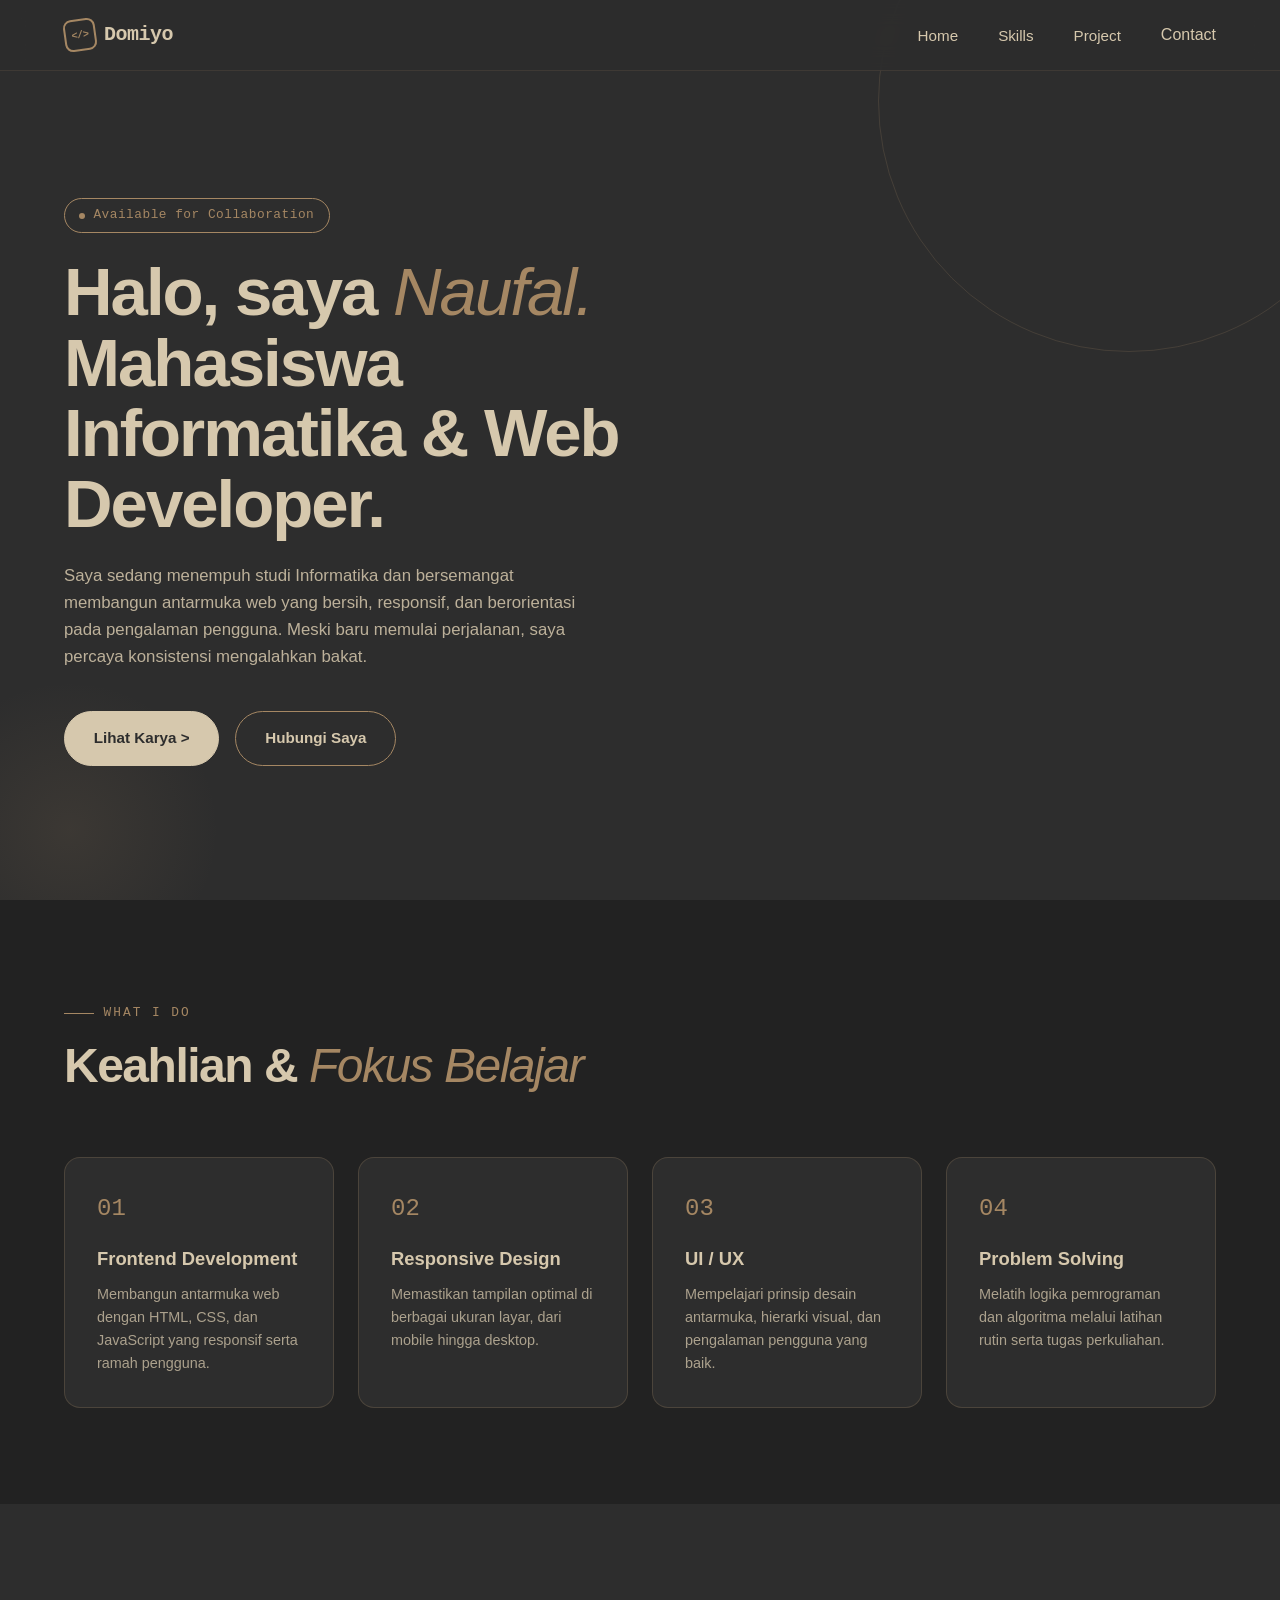
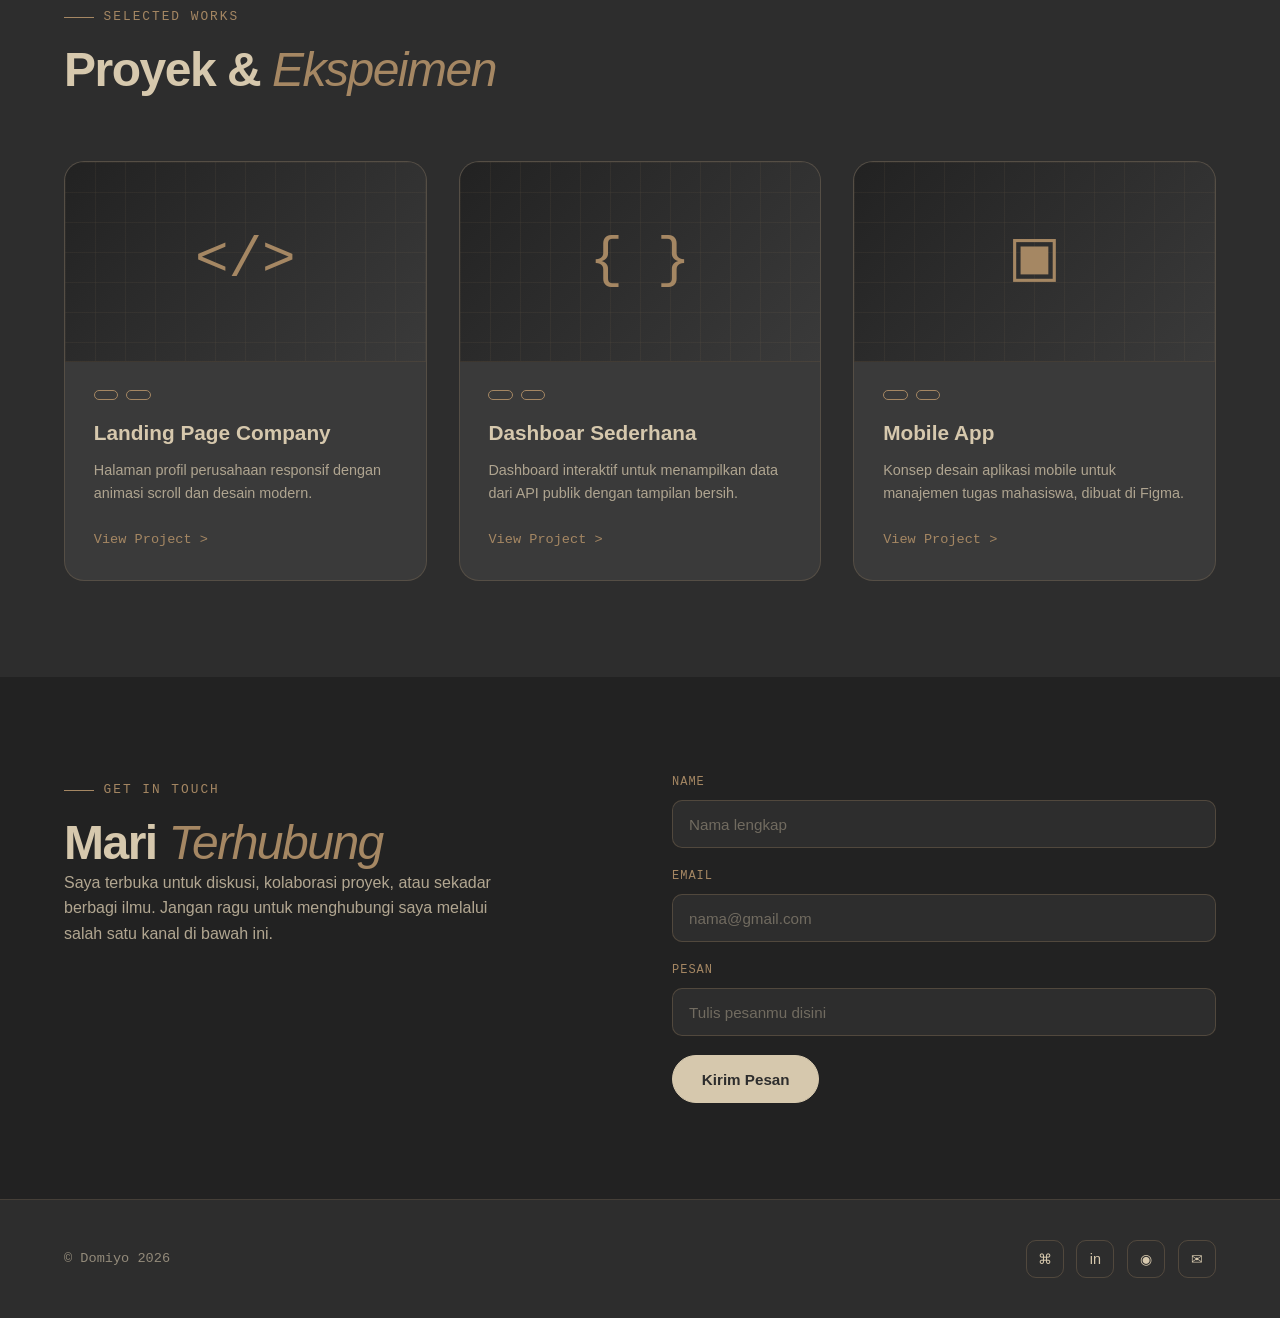
<file: index.html>
<!DOCTYPE html>
<html lang="en">
<head>
    <meta charset="UTF-8">
    <meta name="viewport" content="width=device-width, initial-scale=1.0">
    <link rel="stylesheet" href="style.css">
    <title>Portfolio</title>
</head>
<body>
    <nav>
        <a href="#" class="logo">
            <span class="logo-mark"></span>
            <span>Domiyo</span>
        </a>
        <ul class="nav-links" id="navLinks">
            <li><a href="#home">Home</a></li>
            <li><a href="#skills">Skills</a></li>
            <li><a href="#project">Project</a></li>
            <li><a href="#contact"></a>Contact</li>
        </ul>
        <button class="menu-toggle" id="menu-toggle">☰</button>
    </nav>

    <section class="hero" id="hero">
        <div class="hero-grid">
            <div class="hero-content">
                <div class="hero-tag">
                    <span class="dot">Available for Collaboration</span>
                </div>
                <h1>
                    Halo, saya <span>Naufal.</span><br/>
                    Mahasiswa Informatika & Web Developer.
                </h1>
                <p>
                    Saya sedang menempuh studi Informatika dan bersemangat membangun
                    antarmuka web yang bersih, responsif, dan berorientasi pada pengalaman pengguna.
                    Meski baru memulai perjalanan, saya percaya konsistensi mengalahkan bakat.
                </p>
                <div class="hero-cta">
                    <a href="#project" class="btn-primary">Lihat Karya > </a>
                    <a href="#contact" class="btn-outline">Hubungi Saya </a>
                </div>
            </div>
        </div>
    </section>

    <section class="about" id="skills">
        <div class="container">
            <div class="section-header">
                <span class="section-label">What I Do</span>
                <h2 class="section-title">Keahlian & <span>Fokus Belajar </span></h2>
            </div>
            <div class="skills-grid">
                <div class="skills-card">
                    <span class="skill-icon"> 01 </span>
                    <h3>Frontend Development</h3>
                    <p>Membangun antarmuka web dengan HTML, CSS, dan JavaScript yang responsif serta ramah pengguna.</p>
                </div>
                <div class="skills-card">
                    <span class="skill-icon"> 02 </span>
                    <h3>Responsive Design</h3>
                    <p>Memastikan tampilan optimal di berbagai ukuran layar, dari mobile hingga desktop.</p>
                </div>
                <div class="skills-card">
                    <span class="skill-icon"> 03 </span>
                    <h3>UI / UX</h3>
                    <p>Mempelajari prinsip desain antarmuka, hierarki visual, dan pengalaman pengguna yang baik.</p>
                </div>
                <div class="skills-card">
                    <span class="skill-icon"> 04 </span>
                    <h3>Problem Solving</h3>
                    <p>Melatih logika pemrograman dan algoritma melalui latihan rutin serta tugas perkuliahan.</p>
                </div>
            </div>
        </div>
    </section>

    <section id="project">
        <div class="container">
            <div class="section-header">
                <span class="section-label">Selected Works</span>
                <h2 class="section-title">Proyek & <span>Ekspeimen</span></h2>
            </div>

            <div class="projects-grid">
                <article class="projects-card">
                    <div class="project-thumb"><span class="project-thumb-icon"></span></div>
                    <div class="project-body">
                        <div class="project-tags">
                            <span class="tag"></span>
                            <span class="tag"></span>
                        </div>
                        <h3>Landing Page Company</h3>
                        <p>Halaman profil perusahaan responsif dengan animasi scroll dan desain modern.</p>
                        <a href="#" class="project-link">View Project > </a>
                    </div>
                </article>

                <article class="projects-card">
                    <div class="project-thumb"><span class="project-thumb-icon"></span></div>
                    <div class="project-body">
                        <div class="project-tags">
                            <span class="tag"></span>
                            <span class="tag"></span>
                        </div>
                        <h3>Dashboar Sederhana</h3>
                        <p>Dashboard interaktif untuk menampilkan data dari API publik dengan tampilan bersih.</p>
                        <a href="#" class="project-link">View Project > </a>
                    </div>
                </article>

                <article class="projects-card">
                    <div class="project-thumb"><span class="project-thumb-icon"></span></div>
                    <div class="project-body">
                        <div class="project-tags">
                            <span class="tag"></span>
                            <span class="tag"></span>
                        </div>
                        <h3>Mobile App</h3>
                        <p>Konsep desain aplikasi mobile untuk manajemen tugas mahasiswa, dibuat di Figma.</p>
                        <a href="#" class="project-link">View Project > </a>
                    </div>
                </article>
            </div>
        </div>
    </section>

    <section class="contact" id="contact">
        <div class="container">
            <div class="contact-wrap">
                <div class="contact-info">
                    <span class="section-label">Get in Touch</span>
                    <h2 class="section-title">Mari <span>Terhubung</span></h2>
                    <p>
                        Saya terbuka untuk diskusi, kolaborasi proyek, atau sekadar berbagi ilmu.
                        Jangan ragu untuk menghubungi saya melalui salah satu kanal di bawah ini.
                    </p>
                </div>

                <form class="contact-form">
                    <div class="form-group">
                        <label for="name">Name</label>
                        <input type="text" id="name" placeholder="Nama lengkap" required/>
                    </div>
                    <div class="form-group">
                        <label for="name">Email</label>
                        <input type="email" id="email" placeholder="nama@gmail.com" required/>
                    </div>
                    <div class="form-group">
                        <label for="name">Pesan</label>
                        <input type="message" id="message" placeholder="Tulis pesanmu disini" required/>
                    </div>
                    <button type="submit" class="btn-primary">Kirim Pesan</button>
                </form>
            </div>
        </div>
    </section>

    <footer>
        <div class="footer-wrap">
            <p>© Domiyo 2026</p>
            <div class="socials">
                <a href="#" title="GitHub">⌘</a>
                <a href="#" title="LinkedIn">in</a>
                <a href="#" title="Instagram">◉</a>
                <a href="#" title="Email">✉</a>
            </div>
        </div>
    </footer>
</body>
</html>
</file>
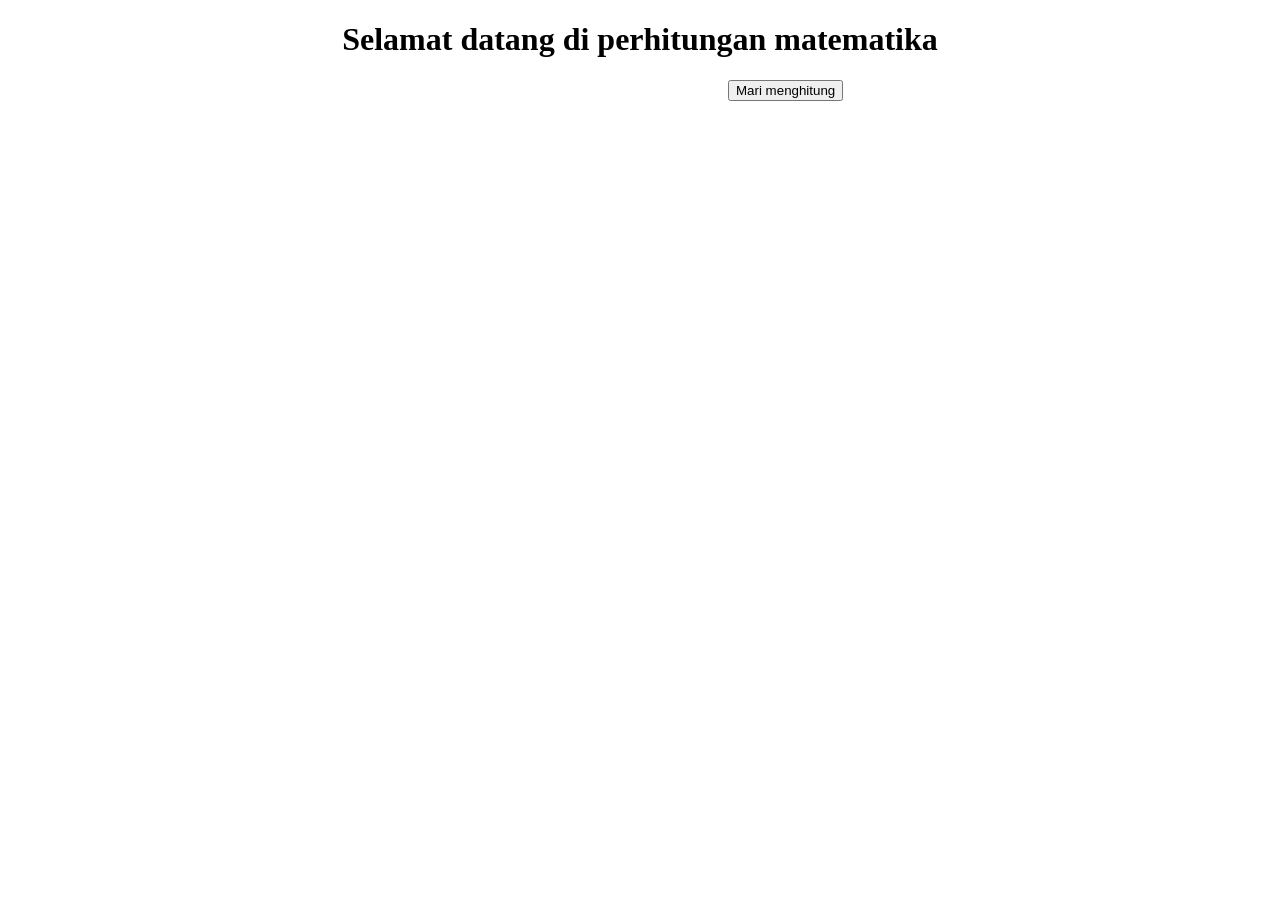
<file: JS mtk/mtk.html>
<!DOCTYPE html>
<html lang="en">
<head>
    <meta charset="UTF-8">
    <meta name="viewport" content="width=device-width, initial-scale=1.0">
    <title>Document</title>
</head>
<body>
    <h1 style="text-align: center;">Selamat datang di perhitungan matematika</h1>
    <button id="tombol" style="margin-left: 45rem;">Mari menghitung</button>
    <script src="mtk.js"></script>
</body>
</html>
</file>
<file: style.css>
:root {
  --base: #2D2D2D;
  --text: #D6C8AD;
  --accent: #A58763;
  --base-soft: #3a3a3a;
  --base-deep: #222222;
}

* {
  margin: 0;
  padding: 0;
  box-sizing: border-box;
}

html { scroll-behavior: smooth; }

body {
  font-family: 'Space Grotesk', 'Segoe UI', sans-serif;
  background: var(--base);
  color: var(--text);
  line-height: 1.6;
  overflow-x: hidden;
}

/* Efek noise/grain */
body::before {
  content: '';
  position: fixed;
  inset: 0;
  opacity: 0.04;
  pointer-events: none;
  z-index: 9999;
}

a { color: inherit; text-decoration: none; }
ul { list-style: none; }

nav {
  position: fixed;
  top: 0;
  left: 0;
  right: 0;
  z-index: 1000;
  padding: 1.2rem 5%;
  display: flex;
  justify-content: space-between;
  align-items: center;
  background: rgba(45, 45, 45, 0.85);
  backdrop-filter: blur(12px);
  -webkit-backdrop-filter: blur(12px);
  border-bottom: 1px solid rgba(165, 135, 99, 0.15);
  transition: all 0.3s ease;
}

.logo {
  font-family: 'JetBrains Mono', monospace;
  font-weight: 700;
  font-size: 1.25rem;
  letter-spacing: -0.5px;
  display: flex;
  align-items: center;
  gap: 0.5rem;
}

.logo-mark {
  width: 32px;
  height: 32px;
  border: 2px solid var(--accent);
  border-radius: 8px;
  display: grid;
  place-items: center;
  transform: rotate(-8deg);
  transition: transform 0.3s ease;
  position: relative;
}

.logo-mark::before {
  content: '</>';
  font-size: 0.65rem;
  color: var(--accent);
  font-family: 'JetBrains Mono', monospace;
}

.logo:hover .logo-mark {
  transform: rotate(8deg) scale(1.05);
  border-color: var(--text);
}

.nav-links {
  display: flex;
  gap: 2.5rem;
  align-items: center;
}

.nav-links a {
  font-size: 0.95rem;
  font-weight: 500;
  position: relative;
  padding: 0.3rem 0;
  transition: color 0.3s ease;
}

.nav-links a::after {
  content: '';
  position: absolute;
  bottom: 0;
  left: 0;
  width: 0;
  height: 1px;
  background: var(--accent);
  transition: width 0.3s ease;
}

.nav-links a:hover {
  color: var(--accent);
}

.nav-links a:hover::after { width: 100%; }

.menu-toggle {
  display: none;
  background: none;
  border: 1px solid var(--accent);
  color: var(--text);
  padding: 0.5rem 0.7rem;
  border-radius: 8px;
  cursor: pointer;
  font-size: 1.2rem;
}

.hero {
  min-height: 100vh;
  display: flex;
  align-items: center;
  padding: 8rem 5% 4rem;
  position: relative;
  overflow: hidden;
}

.hero::before {
  content: '';
  position: absolute;
  width: 500px;
  height: 500px;
  border-radius: 50%;
  border: 1px solid rgba(165, 135, 99, 0.2);
  top: -150px;
  right: -100px;
  animation: float 12s ease-in-out infinite;
}

.hero::after {
  content: '';
  position: absolute;
  width: 300px;
  height: 300px;
  border-radius: 50%;
  background: radial-gradient(circle, rgba(165, 135, 99, 0.12), transparent 70%);
  bottom: -80px;
  left: -80px;
  animation: float 15s ease-in-out infinite reverse;
}

@keyframes float {
  0%, 100% { transform: translate(0, 0) rotate(0deg); }
  50% { transform: translate(30px, -30px) rotate(15deg); }
}

.hero-grid {
  display: grid;
  grid-template-columns: 1.2fr 1fr;
  gap: 4rem;
  align-items: center;
  width: 100%;
  max-width: 1300px;
  margin: 0 auto;
  position: relative;
  z-index: 2;
}

.hero-tag {
  display: inline-flex;
  align-items: center;
  gap: 0.5rem;
  font-family: 'JetBrains Mono', monospace;
  font-size: 0.8rem;
  color: var(--accent);
  border: 1px solid var(--accent);
  padding: 0.4rem 0.9rem;
  border-radius: 50px;
  margin-bottom: 1.5rem;
  letter-spacing: 0.5px;
}

.hero-tag .dot {
  width: 100%;
  display: inline-flex;
  align-items: center;
  gap: 0.5rem;
}

.hero-tag .dot::before {
  content: '';
  width: 6px;
  height: 6px;
  background: var(--accent);
  border-radius: 50%;
  animation: pulse 2s infinite;
  flex-shrink: 0;
}

@keyframes pulse {
  0%, 100% { opacity: 1; }
  50% { opacity: 0.3; }
}

.hero h1 {
  font-size: clamp(2.2rem, 5.5vw, 4.2rem);
  font-weight: 700;
  line-height: 1.05;
  letter-spacing: -2px;
  margin-bottom: 1.5rem;
}

.hero h1 span {
  color: var(--accent);
  font-style: italic;
  font-weight: 400;
}

.hero p {
  font-size: 1.05rem;
  max-width: 520px;
  opacity: 0.85;
  margin-bottom: 2.5rem;
}

.hero-cta {
  display: flex;
  gap: 1rem;
  flex-wrap: wrap;
}

.btn-primary,
.btn-outline {
  display: inline-flex;
  align-items: center;
  gap: 0.5rem;
  padding: 0.9rem 1.8rem;
  font-family: 'Space Grotesk', sans-serif;
  font-size: 0.95rem;
  font-weight: 600;
  border-radius: 50px;
  cursor: pointer;
  transition: all 0.3s ease;
  border: 1.5px solid transparent;
}

.btn-primary {
  background: var(--text);
  color: var(--base);
  border-color: var(--text);
}

.btn-primary:hover {
  background: var(--accent);
  border-color: var(--accent);
  color: var(--base-deep);
  transform: translateY(-2px);
  box-shadow: 0 8px 25px rgba(165, 135, 99, 0.35);
}

.btn-outline {
  background: transparent;
  color: var(--text);
  border-color: var(--accent);
}

.btn-outline:hover {
  background: var(--accent);
  color: var(--base-deep);
  transform: translateY(-2px);
}

section {
  padding: 6rem 5%;
  position: relative;
}

.container {
  max-width: 1300px;
  margin: 0 auto;
}

.section-header {
  margin-bottom: 4rem;
  max-width: 700px;
}

.section-label {
  display: inline-flex;
  align-items: center;
  gap: 0.6rem;
  font-family: 'JetBrains Mono', monospace;
  font-size: 0.8rem;
  color: var(--accent);
  letter-spacing: 2px;
  text-transform: uppercase;
  margin-bottom: 1rem;
}

.section-label::before {
  content: '';
  width: 30px;
  height: 1px;
  background: var(--accent);
}

.section-title {
  font-size: clamp(1.8rem, 4vw, 3rem);
  font-weight: 700;
  letter-spacing: -1.5px;
  line-height: 1.1;
}

.section-title span {
  color: var(--accent);
  font-style: italic;
  font-weight: 400;
}

.about {
  background: var(--base-deep);
}

.skills-grid {
  display: grid;
  grid-template-columns: repeat(auto-fit, minmax(240px, 1fr));
  gap: 1.5rem;
}

.skills-card {
  padding: 2rem;
  border: 1px solid rgba(165, 135, 99, 0.25);
  border-radius: 16px;
  background: var(--base);
  transition: all 0.35s ease;
  position: relative;
  overflow: hidden;
}

.skills-card:hover {
  border-color: var(--accent);
  transform: translateY(-6px);
}

.skills-card:hover::before {
  transform: scaleX(1);
}

.skill-icon {
  font-family: 'JetBrains Mono', monospace;
  font-size: 1.5rem;
  color: var(--accent);
  margin-bottom: 1rem;
  display: block;
}

.skills-card h3 {
  font-size: 1.15rem;
  margin-bottom: 0.6rem;
}

.skills-card p {
  font-size: 0.9rem;
  opacity: 0.75;
  line-height: 1.6;
}

.projects-grid {
  display: grid;
  grid-template-columns: repeat(auto-fit, minmax(300px, 1fr));
  gap: 2rem;
}

.projects-card {
  border: 1px solid rgba(165, 135, 99, 0.25);
  border-radius: 20px;
  overflow: hidden;
  background: var(--base-soft);
  transition: all 0.4s ease;
  display: flex;
  flex-direction: column;
}

.projects-card:hover {
  border-color: var(--accent);
  transform: translateY(-8px);
  box-shadow: 0 20px 40px rgba(0, 0, 0, 0.4);
}

.project-thumb {
  height: 200px;
  background: linear-gradient(135deg, var(--base-deep), var(--base-soft));
  display: grid;
  place-items: center;
  position: relative;
  overflow: hidden;
  border-bottom: 1px solid rgba(165, 135, 99, 0.2);
}

.project-thumb::before {
  content: '';
  position: absolute;
  inset: 0;
  background-image:
    linear-gradient(rgba(165, 135, 99, 0.08) 1px, transparent 1px),
    linear-gradient(90deg, rgba(165, 135, 99, 0.08) 1px, transparent 1px);
  background-size: 30px 30px;
}

.project-thumb-icon {
  font-family: 'JetBrains Mono', monospace;
  font-size: 3.5rem;
  color: var(--accent);
  z-index: 2;
  transition: transform 0.4s ease;
  position: relative;
}

.project-thumb-icon::before {
  content: '</>';
}

.projects-card:nth-child(2) .project-thumb-icon::before {
  content: '{ }';
}

.projects-card:nth-child(3) .project-thumb-icon::before {
  content: '▣';
}

.projects-card:hover .project-thumb-icon {
  transform: scale(1.15) rotate(-5deg);
}

.project-body {
  padding: 1.8rem;
  flex: 1;
  display: flex;
  flex-direction: column;
}

.project-tags {
  display: flex;
  gap: 0.5rem;
  flex-wrap: wrap;
  margin-bottom: 1rem;
}

.tag {
  font-family: 'JetBrains Mono', monospace;
  font-size: 0.7rem;
  padding: 0.25rem 0.7rem;
  border: 1px solid var(--accent);
  color: var(--accent);
  border-radius: 50px;
  letter-spacing: 0.5px;
}

.project-body h3 {
  font-size: 1.3rem;
  margin-bottom: 0.6rem;
}

.project-body p {
  font-size: 0.9rem;
  opacity: 0.75;
  margin-bottom: 1.5rem;
  flex: 1;
}

.project-link {
  font-family: 'JetBrains Mono', monospace;
  font-size: 0.85rem;
  color: var(--accent);
  display: inline-flex;
  align-items: center;
  gap: 0.5rem;
  transition: gap 0.3s ease;
}

.project-link:hover {
  gap: 0.9rem;
  color: var(--text);
}

.contact {
  background: var(--base-deep);
}

.contact-wrap {
  display: grid;
  grid-template-columns: 1fr 1fr;
  gap: 4rem;
  align-items: start;
}

.contact-info p {
  opacity: 0.8;
  margin-bottom: 2rem;
  max-width: 450px;
}

.contact-form {
  display: flex;
  flex-direction: column;
  gap: 1.2rem;
}

.form-group {
  display: flex;
  flex-direction: column;
  gap: 0.5rem;
}

.form-group label {
  font-family: 'JetBrains Mono', monospace;
  font-size: 0.75rem;
  color: var(--accent);
  letter-spacing: 1px;
  text-transform: uppercase;
}

.form-group input,
.form-group textarea {
  background: var(--base);
  border: 1px solid rgba(165, 135, 99, 0.3);
  border-radius: 10px;
  padding: 0.9rem 1rem;
  color: var(--text);
  font-family: 'Space Grotesk', sans-serif;
  font-size: 0.95rem;
  transition: all 0.3s ease;
  outline: none;
  width: 100%;
  resize: vertical;
}

.form-group input:focus,
.form-group textarea:focus {
  border-color: var(--accent);
  box-shadow: 0 0 0 3px rgba(165, 135, 99, 0.15);
}

.form-group input::placeholder,
.form-group textarea::placeholder {
  color: rgba(214, 200, 173, 0.4);
}

.contact-form .btn-primary {
  align-self: flex-start;
}

footer {
  padding: 2.5rem 5%;
  border-top: 1px solid rgba(165, 135, 99, 0.2);
  background: var(--base);
}

.footer-wrap {
  max-width: 1300px;
  margin: 0 auto;
  display: flex;
  justify-content: space-between;
  align-items: center;
  flex-wrap: wrap;
  gap: 1rem;
}

.footer-wrap p {
  font-size: 0.85rem;
  opacity: 0.6;
  font-family: 'JetBrains Mono', monospace;
}

.socials {
  display: flex;
  gap: 0.8rem;
}

.socials a {
  width: 38px;
  height: 38px;
  border-radius: 10px;
  border: 1px solid rgba(165, 135, 99, 0.3);
  display: grid;
  place-items: center;
  color: var(--text);
  transition: all 0.3s ease;
  font-size: 0.9rem;
}

.socials a:hover {
  background: var(--accent);
  color: var(--base-deep);
  border-color: var(--accent);
  transform: translateY(-3px);
}

/* ============ RESPONSIVE ============ */
@media (max-width: 900px) {
  .hero-grid {
    grid-template-columns: 1fr;
    gap: 3rem;
  }

  .contact-wrap {
    grid-template-columns: 1fr;
    gap: 3rem;
  }
}

@media (max-width: 700px) {
  .nav-links {
    position: fixed;
    top: 68px;
    left: 0;
    right: 0;
    background: var(--base-deep);
    flex-direction: column;
    padding: 2rem;
    gap: 1.5rem;
    border-bottom: 1px solid rgba(165, 135, 99, 0.2);
    transform: translateY(-150%);
    transition: transform 0.4s ease;
    align-items: flex-start;
  }

  .nav-links.open {
    transform: translateY(0);
  }

  .menu-toggle {
    display: block;
  }

  section {
    padding: 4rem 6%;
  }

  .hero {
    padding: 7rem 6% 3rem;
  }

  .footer-wrap {
    flex-direction: column;
    text-align: center;
  }
}

@media (max-width: 400px) {
  .hero-cta {
    flex-direction: column;
  }
  .btn-primary,
  .btn-outline {
    justify-content: center;
    width: 100%;
  }
}
</file>
